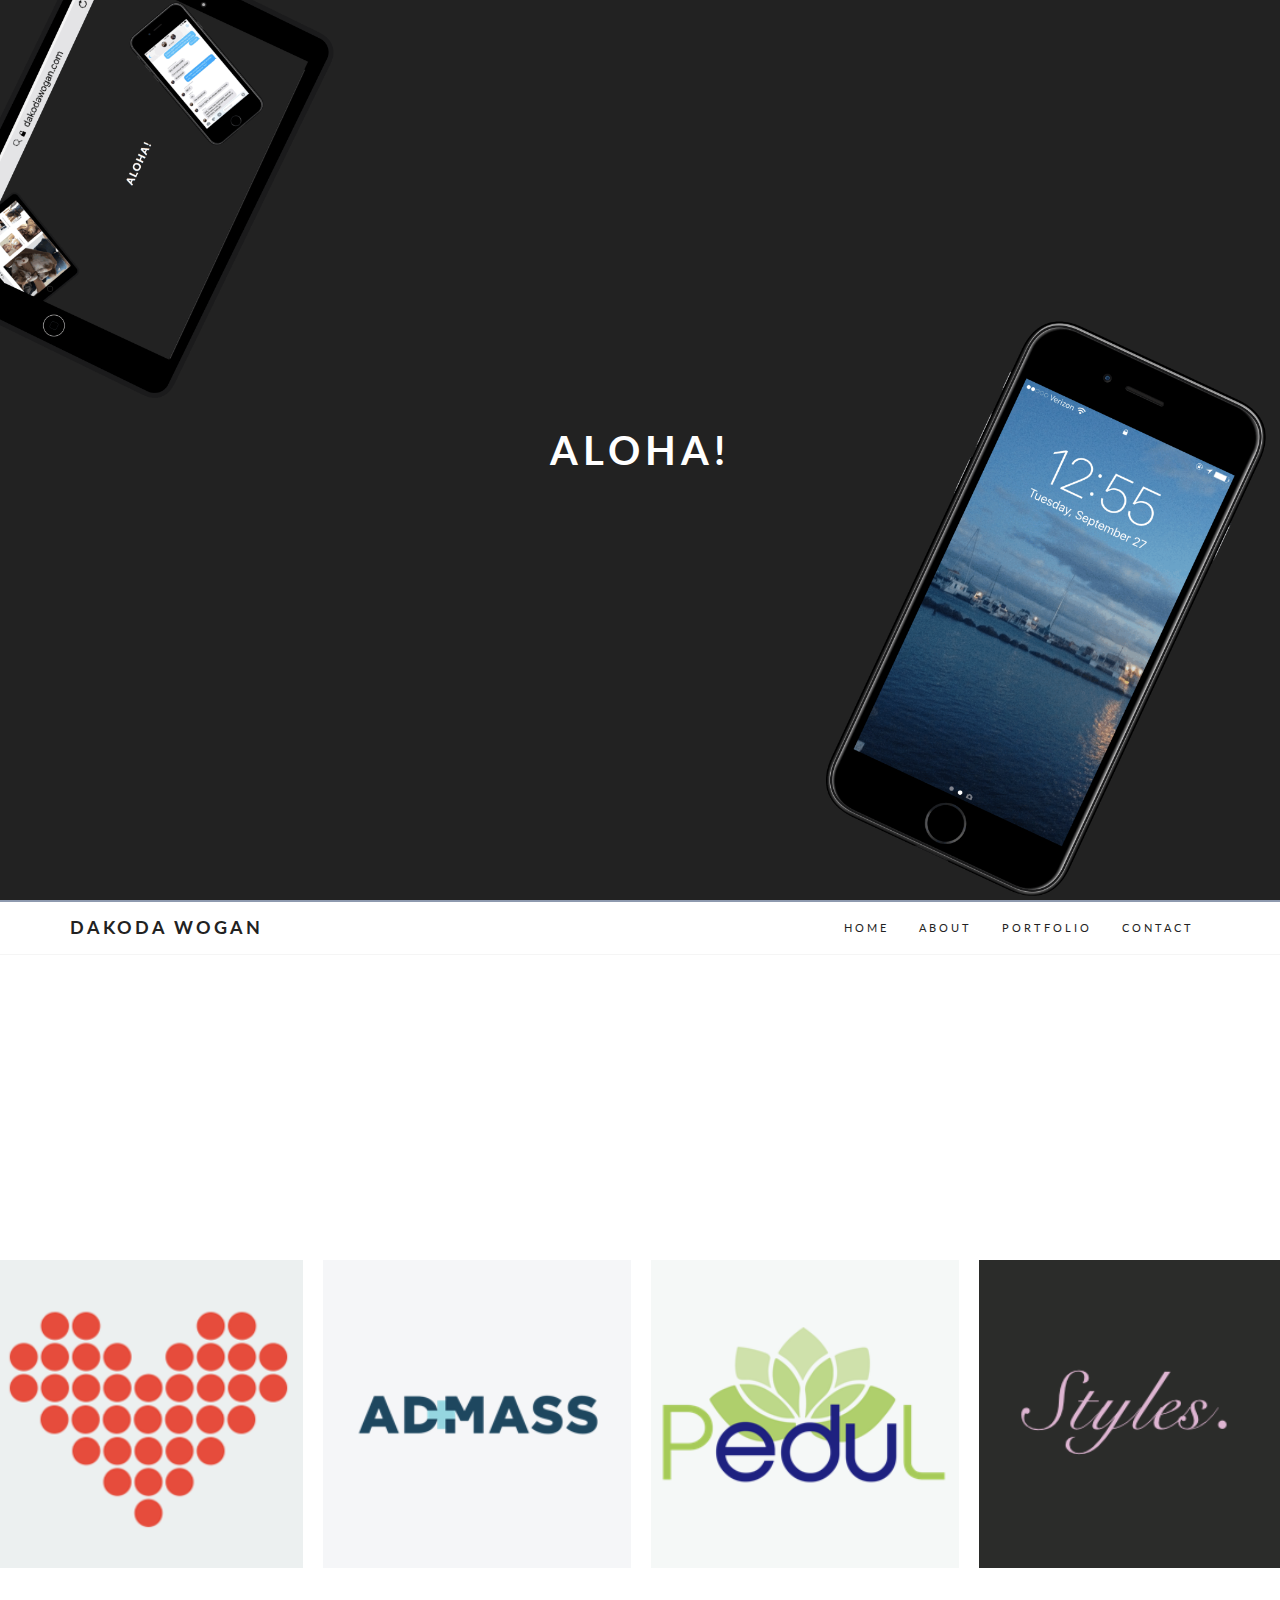
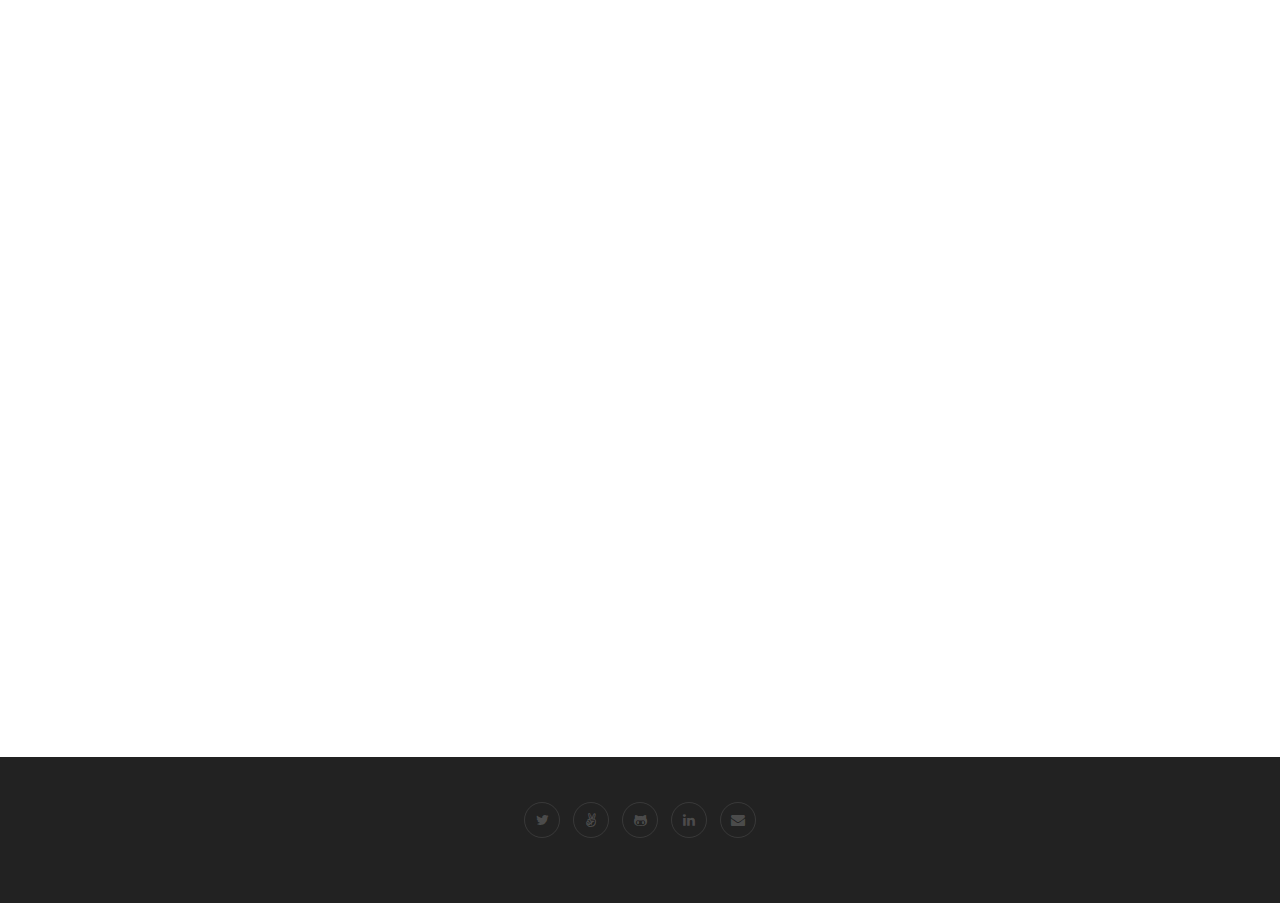
<file: index.html>
<!DOCTYPE html>
<html lang="en">
<head>
	<meta charset="UTF-8">
	<meta name="viewport" content="width=device-width, initial-scale=1.0">
	<meta name="description" content="">
	<meta name="author" content="">

	<title>Dakoda Wogan</title>

	<!-- CSS -->
	<!-- Bootstrap core CSS -->
	<link href="assets/bootstrap/css/bootstrap.min.css" rel="stylesheet" media="screen">

	<!-- Font Awesome CSS -->
	<link href="assets/css/font-awesome.min.css" rel="stylesheet" media="screen">

    <!-- font awesome icon -->
  <link rel="stylesheet" href="https://maxcdn.bootstrapcdn.com/font-awesome/4.4.0/css/font-awesome.min.css">

	<!-- Magnific-popup lightbox -->
	<link href="assets/css/magnific-popup.css" rel="stylesheet">

	<!-- Owl Carousel -->
	<link href="assets/css/owl.theme.css" rel="stylesheet">
	<link href="assets/css/owl.carousel.css" rel="stylesheet">

	<!-- Animate css -->
	<link href="assets/css/animate.css" rel="stylesheet">

	<!-- Custom styles CSS -->
	<link href="assets/css/style.css" rel="stylesheet" media="screen">
</head>
<body>

<!-- start -->

  <section id="home" class="module-image js-height-full">
    <div class="intro">
      <p class="aloha">aloha!</p>
    </div>
  </section>

  <!-- nav -->

  <header class="header">

    <nav class="navbar navbar-custom" role="navigation">
      <div class="container">
        <div class="navbar-header">
          <a class="navbar-brand" href="#">Dakoda Wogan</a>
        </div>

        <div>
          <ul class="nav navbar-nav navbar-right">
            <li><a href="index.html#home">Home </a></li>
            <li><a href="about.html">About</a></li>
            <li><a href="index.html#portfolio">Portfolio</a></li>
            <li><a href="index.html#contact">Contact</a></li>
          </ul>
        </div>
      </div>

    </nav>

  </header>

  <!-- nav end -->

  <!-- portie start -->

  <section id="portfolio" class="module no-padding">
    <div class="container">
      <div class="row">

        <div class="col-sm-6 col-sm-offset-3">

          <div class="module-header wow fadeInUp">
            <h2 class="module-title">I am Dakoda</h2>
            <div class="module-subtitle">
              Here's some past work, passion projects, and things that look pretty.
            </div>
            <div class="module-line"></div>
          </div>

        </div>

      </div>
    </div>

    <div class="row">

    <ul class="portfolio-items-container">

      <li class="portfolio-item">
        <figure>
          <img class="portfolio-item" src="assets/images/work/aplointro.png">
          <a class="portfolio-item-link" href="aplo.html">Aplo</a>
          <figcaption>
            <div class="caption-inner">
              <h3 class="portfolio-item-title">Aplo</h3>
            </div>
          </figcaption>
        </figure>
      </li>

<!--       <li class="portfolio-item">
        <figure>
          <img class="portfolio-item" src="assets/images/work/meteorintro.png">
          <a class="portfolio-item-link" href="meteor.html">Meteor</a>
          <figcaption>
            <div class="caption-inner">
              <h3 class="portfolio-item-title">Meteor Meet Up</h3>
            </div>
          </figcaption>
        </figure>
      </li> -->

      <li class="portfolio-item">
        <figure>
        <img class="portfolio-item" src="assets/images/work/admassintro.png">
          <a class="portfolio-item-link" href="admass.html">AdMass</a>
          <figcaption>
            <div class="caption-inner">
              <h3 class="portfolio-item-title">AdMass</h3>
            </div>
          </figcaption>
        </figure>
      </li>

      <li class="portfolio-item">
        <figure>
          <img class="portfolio-item" src="assets/images/work/pedulintro.png">
          <a class="portfolio-item-link" href="pedul.html">Pedul</a>
          <figcaption>
            <div class="caption-inner">
              <h3 class="portfolio-item-title">Pedul</h3>
            </div>
          </figcaption>
        </figure>
      </li>

      <li class="portfolio-item">
        <figure>
          <img class="portfolio-item" src="assets/images/work/stylesintro.png">
          <a class="portfolio-item-link" href="styles.html">Styles.</a>
          <figcaption>
            <div class="caption-inner">
              <h3 class="portfolio-item-title">Styles.</h3>
            </div>
          </figcaption>
        </figure>
      </li>

<!--       <li class="portfolio-item">
        <figure>
          <img class="portfolio-item" src="assets/images/work/tkintro.png">
          <a class="portfolio-item-link" href="tk.html">Team Kismet</a>
          <figcaption>
            <div class="caption-inner">
              <h3 class="portfolio-item-title">Team Kismet</h3>
            </div>
          </figcaption>
        </figure>
      </li> -->

    </ul>

    </div>


  </section>

  <!-- portie end -->


  <!-- music -->

  <section id="music" class="module module-white">
    <div class="container">
      <div class="row">

        <div class="col-sm-6 col-sm-offset-3">

          <div class="module-header wow fadeInUp">
            <h2 class="module-title">tunes</h2>
            <div class="module-subtitle">
              Music I listen to while working.
            </div>
            <div class="module-line"></div>
          </div>

        </div>

      </div>

      <div class="row">

        <div class="col-sm-4"></div>

        <div class="col-sm-4 spotify">
          <iframe src="https://embed.spotify.com/?uri=spotify%3Auser%3Ad.dakoda%3Aplaylist%3A3gHegLgbCev5hESuGa57am" width="300" height="380" frameborder="0" allowtransparency="true"></iframe>
        </div>

        <div class="col-sm-4"></div>

      </div>

    </div>
  </section>

  <!-- about end -->

  <!-- footer -->

  <footer id="footer">
    <div class="container">
      <div class="row">
        <div class="col-sm-12">
          <ul class="contact-links">
            <li><a href="https://twitter.com/ddakoda" target="_blank"><i class="fa fa-twitter"></i></a></li>
            <li><a href="https://angel.co/dakoda-wogan" target="_blank"><i class="fa fa-angellist"></i></a></li>
            <li><a href="https://github.com/ddakoda" target="_blank"><i class="fa fa-github-alt"></i></a></li>
            <li><a href="https://www.linkedin.com/pub/dakoda-wogan/97/995/422" target="_blank"><i class="fa fa-linkedin"></i></a></li>
            <!-- <li><a href="http://teamkismet.com/" target="_blank"><i class="fa fa-rss"></i></a></li> -->
            <li><a href="mailto:dakodawogan@gmail.com"><i class="fa fa-envelope"></i></a></li>
          </ul>
        </div>
      </div>
    </div>
  </footer>

  <!-- footer end -->


	<!-- Javascript files -->

	<script src="assets/js/jquery-1.11.1.min.js"></script>
	<script src="assets/bootstrap/js/bootstrap.min.js"></script>
	<script src="assets/js/jquery.magnific-popup.min.js"></script>
	<script src="assets/js/jquery.parallax-1.1.3.js"></script>
	<script src="assets/js/imagesloaded.pkgd.js"></script>
	<script src="assets/js/jquery.shuffle.min.js"></script>
	<script src="assets/js/twitterFetcher.js"></script>
	<script src="assets/js/owl.carousel.min.js"></script>
	<script src="assets/js/jquery.fitvids.js"></script>
	<script src="assets/js/jquery.sticky.js"></script>
	<script src="assets/js/smoothscroll.js"></script>
	<script src="assets/js/wow.min.js"></script>

	<!-- Custom scripts -->
	<script src="assets/js/custom.js"></script>
	<script src="assets/js/custom-shuffle-init.js"></script>

</body>
</html>
</file>
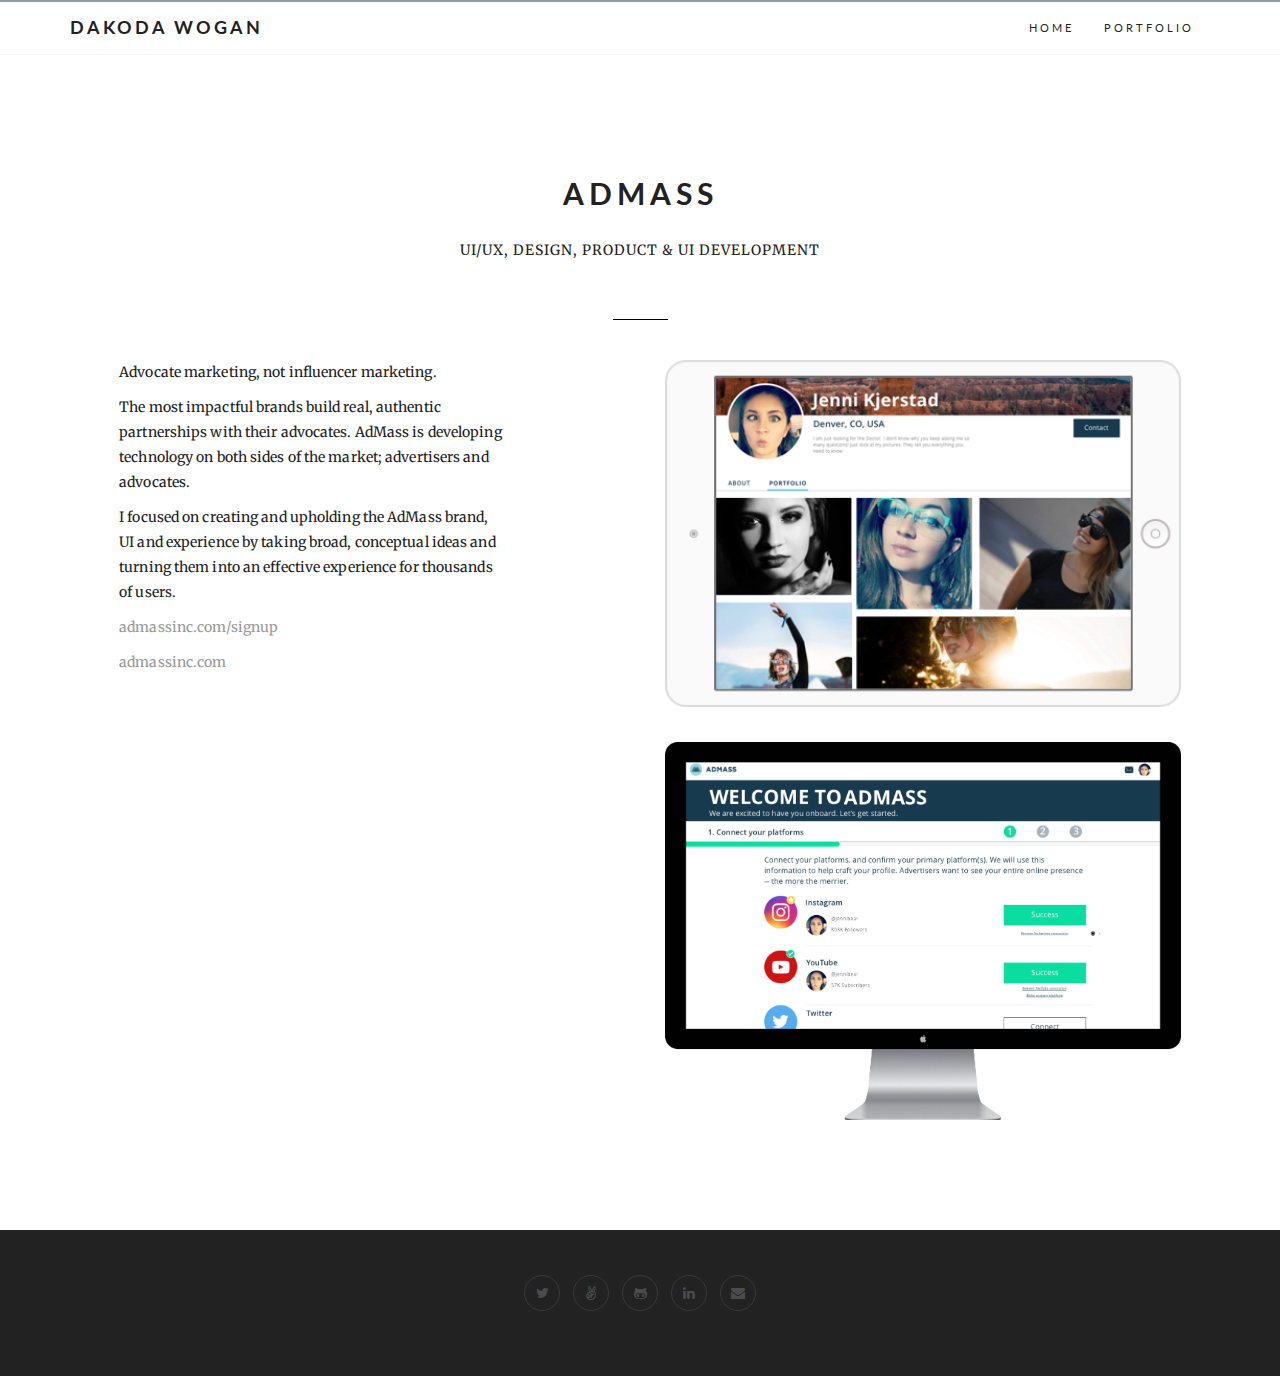
<file: admass.html>
<!DOCTYPE html>
<html lang="en">
<head>
  <meta charset="UTF-8">
  <meta name="viewport" content="width=device-width, initial-scale=1.0">

  <title>Dakoda Wogan</title>

  <!-- CSS -->
  <!-- bootstrap -->
  <link href="assets/bootstrap/css/bootstrap.min.css" rel="stylesheet" media="screen">

  <!-- font awesome -->
  <link href="assets/css/font-awesome.min.css" rel="stylesheet" media="screen">

  <!-- font awesome icon -->
  <link rel="stylesheet" href="https://maxcdn.bootstrapcdn.com/font-awesome/4.4.0/css/font-awesome.min.css">

  <!-- animate css -->
  <link href="assets/css/animate.css" rel="stylesheet">

  <!-- styles -->
  <link href="assets/css/style.css" rel="stylesheet" media="screen">
</head>
<body>
  <!-- nav -->

  <header class="header">

    <nav class="navbar navbar-custom" role="navigation">
      <div class="container">
        <div class="navbar-header">
          <a class="navbar-brand" href="#">Dakoda Wogan</a>
        </div>

        <div>
          <ul class="nav navbar-nav navbar-right">
            <li><a href="index.html#home">Home </a></li>
            <li><a href="index.html#portfolio">Portfolio</a></li>
          </ul>
        </div>
      </div>

    </nav>

  </header>

  <!-- nav end -->

  <!-- about -->

  <section id="work-pages" class="module module-white">
    <div class="container">
      <div class="row">

        <div class="col-sm-6 col-sm-offset-3">

          <div class="module-header wow fadeInUp">
            <h2 class="module-title">AdMass</h2>
              <h3 class="module-subtitle">UI/UX, Design, Product &amp; UI Development</h3>

          </div>
            <div class="module-line"></div>
          </div>

        </div>

      </div>

        <div class="row">

          <div class="col-sm-4 col-sm-offset-1">

            <div class="details-text">
            <div class="details-desc">
              <p>Advocate marketing, not influencer marketing.</p>
              <p>The most impactful brands build real, authentic partnerships with their advocates. AdMass is developing technology on both sides of the market; advertisers and advocates.</p>
              <p>I focused on creating and upholding the AdMass brand, UI and experience by taking broad, conceptual ideas and turning them into an effective experience for thousands of users.</p>
              <p><a href="https://advocate.admassinc.com/signup" target="_blank" class="page-links-admass">admassinc.com/signup</a></p>
              <p><a href="http://www.admassinc.com/" target="_blank" class="page-links-admass">admassinc.com</a></p>
            </div>
          </div>

          </div>

          <div class="col-sm-5 col-sm-offset-1">
            <img class="work-image" src="assets/images/pages/admassipad.png"></img><br />
            <img class="work-image" src="assets/images/pages/admass.png"></img>
          </div>


      </div>
      </div>

    </section>

  <!-- about end -->

  <!-- footer -->

  <footer id="footer">
    <div class="container">
      <div class="row">
        <div class="col-sm-12">
          <ul class="contact-links">
            <li><a href="https://twitter.com/ddakoda" target="_blank"><i class="fa fa-twitter"></i></a></li>
            <li><a href="https://angel.co/dakoda-wogan" target="_blank"><i class="fa fa-angellist"></i></a></li>
            <li><a href="https://github.com/ddakoda" target="_blank"><i class="fa fa-github-alt"></i></a></li>
            <li><a href="https://www.linkedin.com/pub/dakoda-wogan/97/995/422" target="_blank"><i class="fa fa-linkedin"></i></a></li>
            <!-- <li><a href="http://teamkismet.com/" target="_blank"><i class="fa fa-rss"></i></a></li> -->
            <li><a href="mailto:dakodawogan@gmail.com"><i class="fa fa-envelope"></i></a></li>
          </ul>
        </div>
      </div>
    </div>
  </footer>

  <!-- footer end -->

  <!-- js -->

  <script src="assets/js/jquery-1.11.1.min.js"></script>
  <script src="assets/js/jquery.sticky.js"></script>
  <script src="assets/js/smoothscroll.js"></script>
  <script src="assets/js/wow.min.js"></script>
  <script src="assets/js/jquery.parallax-1.1.3.js"></script>
  <script src="assets/js/imagesloaded.pkgd.js"></script>

  <script src="assets/bootstrap/js/bootstrap.min.js"></script>

  <!-- scripts -->
  <script src="assets/js/custom.js"></script>


</body>
</html>
</file>
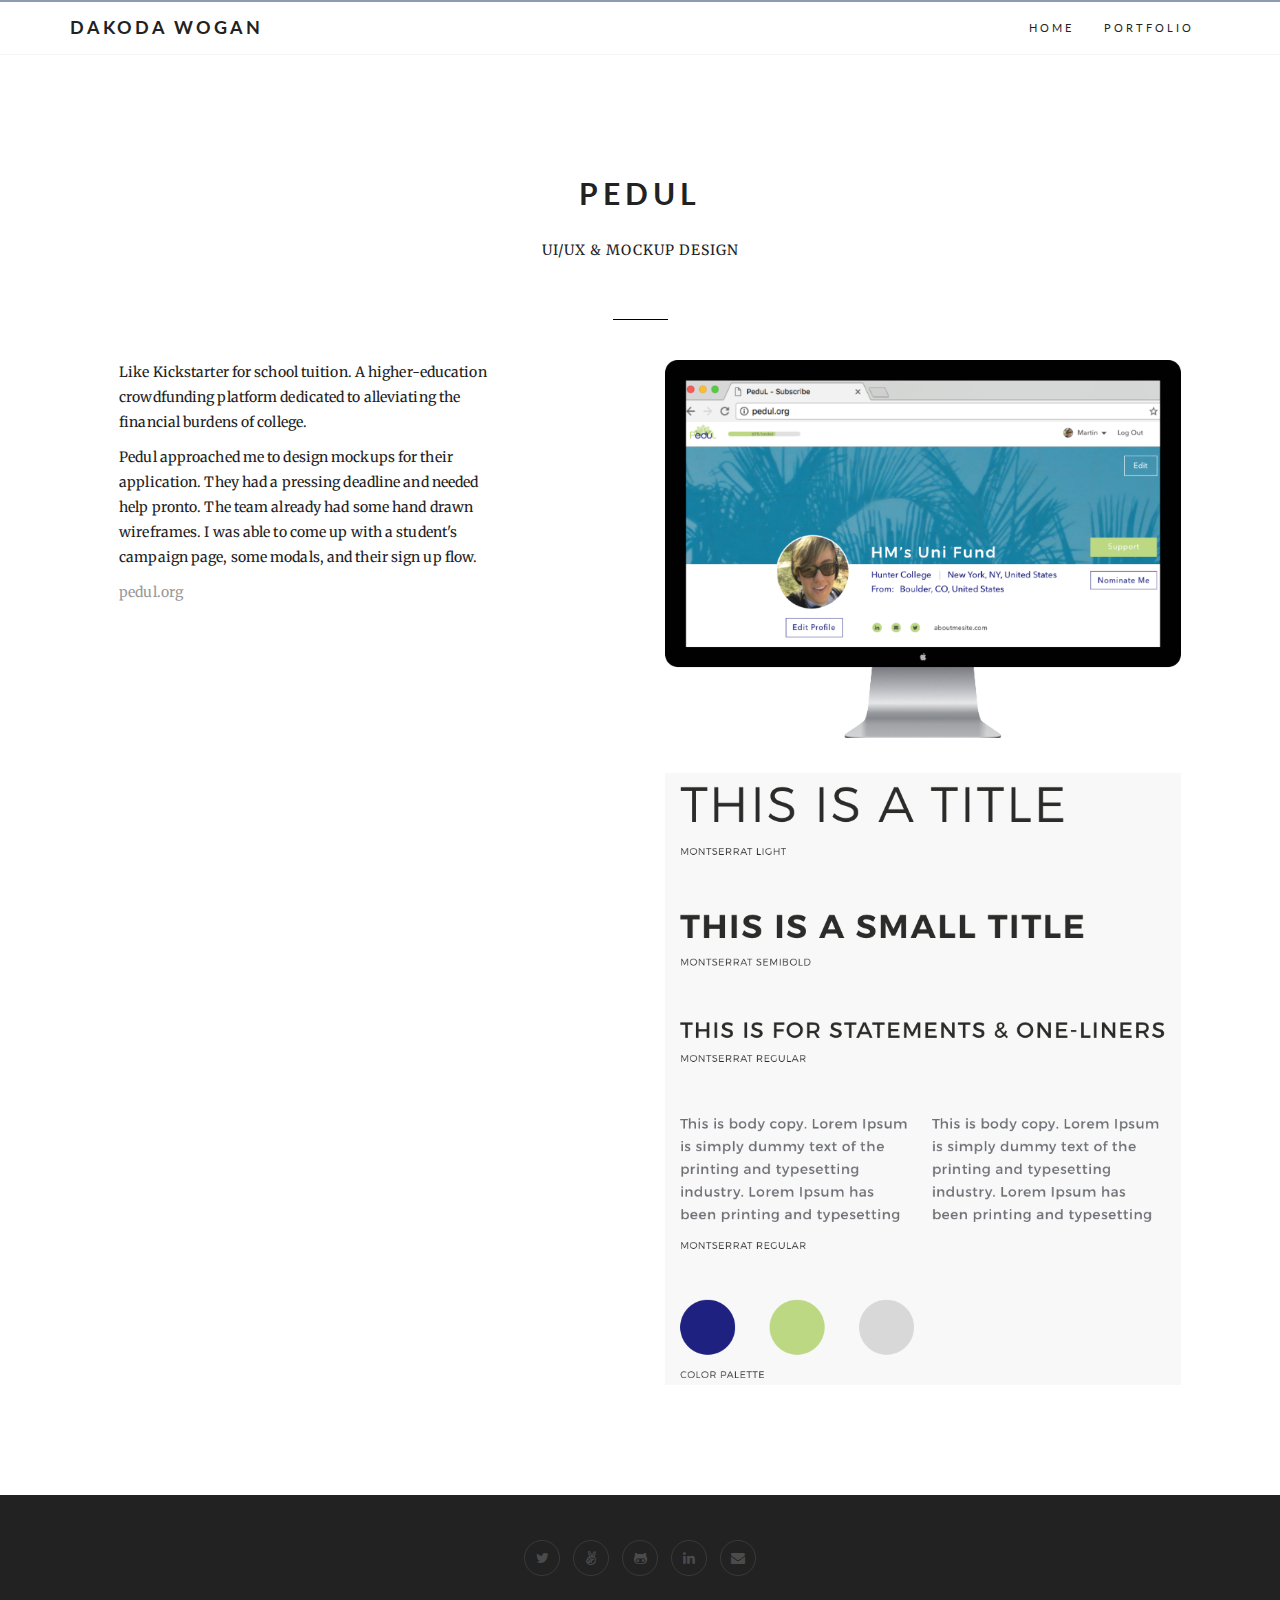
<file: pedul.html>
<!DOCTYPE html>
<html lang="en">
<head>
  <meta charset="UTF-8">
  <meta name="viewport" content="width=device-width, initial-scale=1.0">

  <title>Dakoda Wogan</title>

  <!-- CSS -->
  <!-- bootstrap -->
  <link href="assets/bootstrap/css/bootstrap.min.css" rel="stylesheet" media="screen">

  <!-- font awesome -->
  <link href="assets/css/font-awesome.min.css" rel="stylesheet" media="screen">

  <!-- font awesome icon -->
  <link rel="stylesheet" href="https://maxcdn.bootstrapcdn.com/font-awesome/4.4.0/css/font-awesome.min.css">

  <!-- animate css -->
  <link href="assets/css/animate.css" rel="stylesheet">

  <!-- styles -->
  <link href="assets/css/style.css" rel="stylesheet" media="screen">
</head>
<body>
  <!-- nav -->

  <header class="header">

    <nav class="navbar navbar-custom" role="navigation">
      <div class="container">
        <div class="navbar-header">
          <a class="navbar-brand" href="#">Dakoda Wogan</a>
        </div>

        <div>
          <ul class="nav navbar-nav navbar-right">
            <li><a href="index.html#home">Home </a></li>
            <li><a href="index.html#portfolio">Portfolio</a></li>
          </ul>
        </div>
      </div>

    </nav>

  </header>

  <!-- nav end -->

  <!-- about -->

  <section id="work-pages" class="module module-white">
    <div class="container">
      <div class="row">

        <div class="col-sm-6 col-sm-offset-3">

          <div class="module-header wow fadeInUp">
            <h2 class="module-title">Pedul</h2>
              <h3 class="module-subtitle">UI/UX &amp; Mockup Design</h3>

          </div>
            <div class="module-line"></div>
          </div>

        </div>

      </div>

        <div class="row">

          <div class="col-sm-4 col-sm-offset-1">

            <div class="details-text">
            <div class="details-desc">
              <p>Like Kickstarter for school tuition. A higher-education crowdfunding platform dedicated to alleviating the financial burdens of college.</p>
              <p>Pedul approached me to design mockups for their application. They had a pressing deadline and needed help pronto. The team already had some hand drawn wireframes. I was able to come up with a student's campaign page, some modals, and their sign up flow.</p>
              <a href="https://pedul.org" target="_blank" class="page-links">pedul.org</a>
            </div>
          </div>

          </div>

          <div class="col-sm-5 col-sm-offset-1">
            <img class="work-image" src="assets/images/pages/pedulscreen.png"></img><br />
            <img class="work-image" src="assets/images/pages/pedulstyles.png"></img>
          </div>


      </div>
      </div>

    </section>

  <!-- about end -->

  <!-- footer -->

  <footer id="footer">
    <div class="container">
      <div class="row">
        <div class="col-sm-12">
          <ul class="contact-links">
            <li><a href="https://twitter.com/ddakoda" target="_blank"><i class="fa fa-twitter"></i></a></li>
            <li><a href="https://angel.co/dakoda-wogan" target="_blank"><i class="fa fa-angellist"></i></a></li>
            <li><a href="https://github.com/ddakoda" target="_blank"><i class="fa fa-github-alt"></i></a></li>
            <li><a href="https://www.linkedin.com/pub/dakoda-wogan/97/995/422" target="_blank"><i class="fa fa-linkedin"></i></a></li>
            <!-- <li><a href="http://teamkismet.com/" target="_blank"><i class="fa fa-rss"></i></a></li> -->
            <li><a href="mailto:dakodawogan@gmail.com"><i class="fa fa-envelope"></i></a></li>
          </ul>
        </div>
      </div>
    </div>
  </footer>

  <!-- footer end -->

  <!-- js -->

  <script src="assets/js/jquery-1.11.1.min.js"></script>
  <script src="assets/js/jquery.sticky.js"></script>
  <script src="assets/js/smoothscroll.js"></script>
  <script src="assets/js/wow.min.js"></script>
  <script src="assets/js/jquery.parallax-1.1.3.js"></script>
  <script src="assets/js/imagesloaded.pkgd.js"></script>

  <script src="assets/bootstrap/js/bootstrap.min.js"></script>

  <!-- scripts -->
  <script src="assets/js/custom.js"></script>


</body>
</html>
</file>
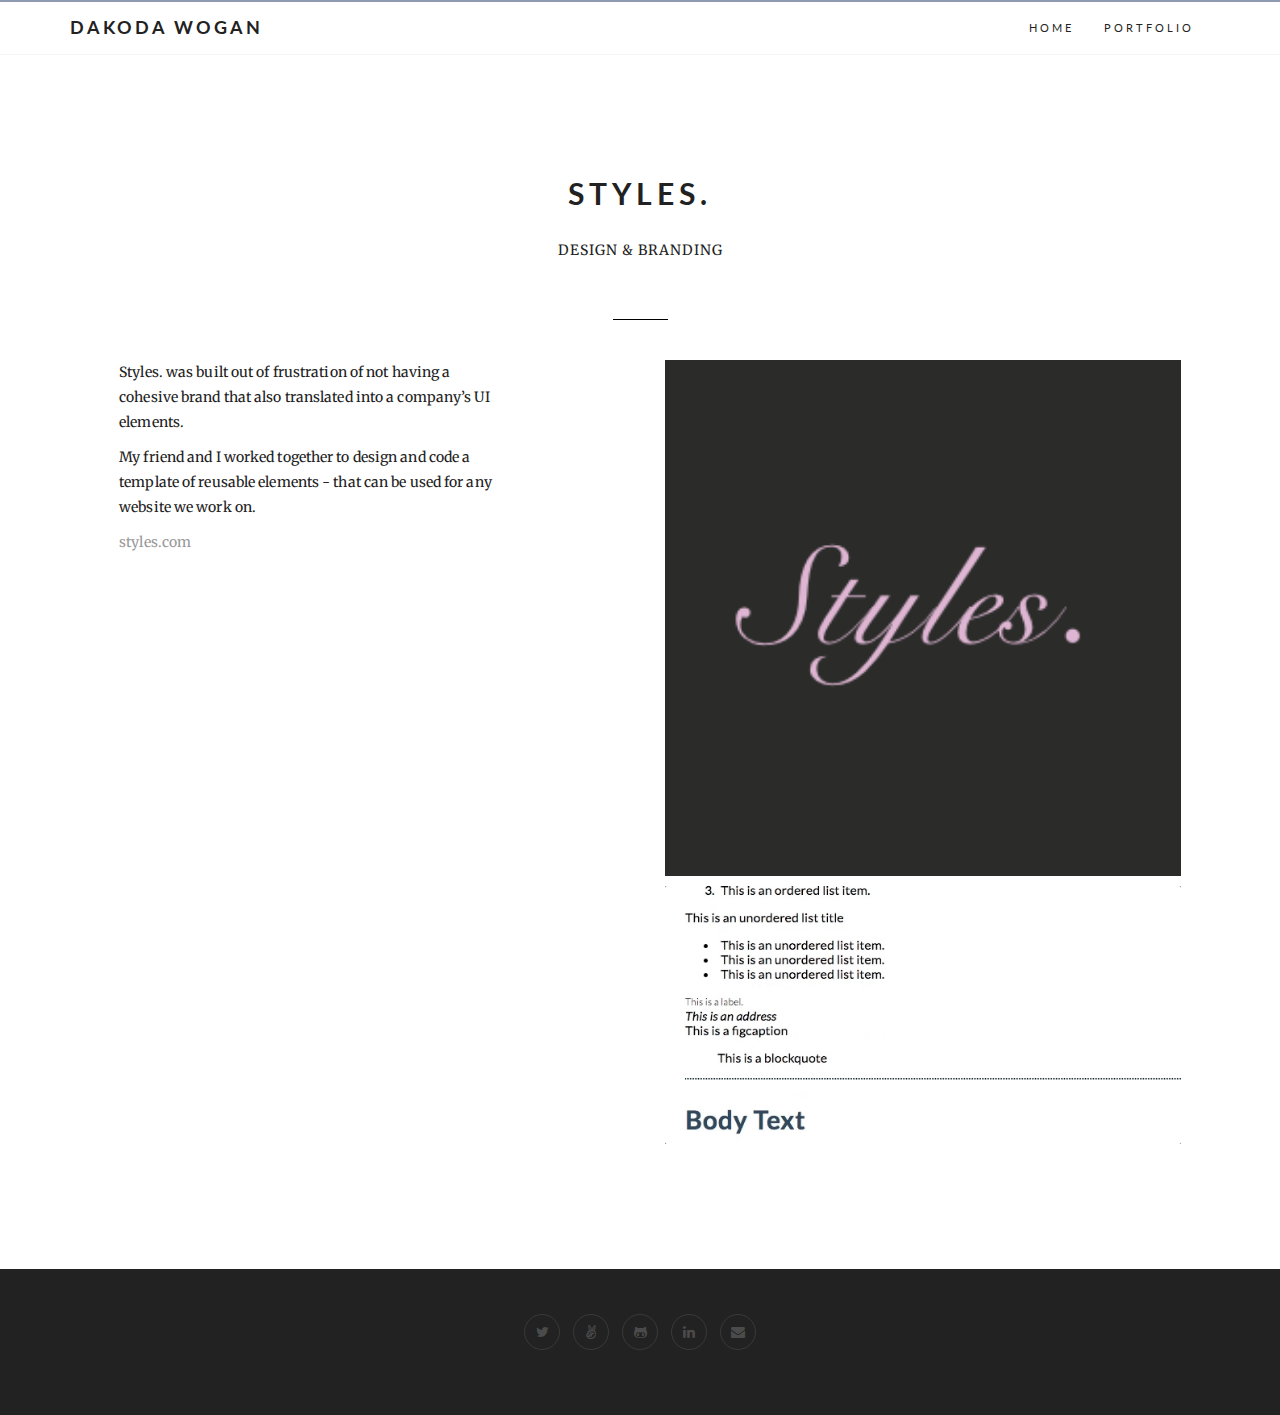
<file: styles.html>
<!DOCTYPE html>
<html lang="en">
<head>
  <meta charset="UTF-8">
  <meta name="viewport" content="width=device-width, initial-scale=1.0">

  <title>Dakoda Wogan</title>

  <!-- CSS -->
  <!-- bootstrap -->
  <link href="assets/bootstrap/css/bootstrap.min.css" rel="stylesheet" media="screen">

  <!-- font awesome -->
  <link href="assets/css/font-awesome.min.css" rel="stylesheet" media="screen">

  <!-- font awesome icon -->
  <link rel="stylesheet" href="https://maxcdn.bootstrapcdn.com/font-awesome/4.4.0/css/font-awesome.min.css">

  <!-- animate css -->
  <link href="assets/css/animate.css" rel="stylesheet">

  <!-- styles -->
  <link href="assets/css/style.css" rel="stylesheet" media="screen">
</head>
<body>
  <!-- nav -->

  <header class="header">

    <nav class="navbar navbar-custom" role="navigation">
      <div class="container">
        <div class="navbar-header">
          <a class="navbar-brand" href="#">Dakoda Wogan</a>
        </div>

        <div>
          <ul class="nav navbar-nav navbar-right">
            <li><a href="index.html#home">Home</a></li>
            <li><a href="index.html#portfolio">Portfolio</a></li>
          </ul>
        </div>
      </div>

    </nav>

  </header>

  <!-- nav end -->

  <!-- about -->

  <section id="work-pages" class="module module-white">
    <div class="container">
      <div class="row">

        <div class="col-sm-6 col-sm-offset-3">

          <div class="module-header wow fadeInUp">
            <h2 class="module-title">Styles.</h2>
              <h3 class="module-subtitle">Design &amp; Branding</h3>

          </div>
            <div class="module-line"></div>
          </div>

        </div>

      </div>

        <div class="row">

          <div class="col-sm-4 col-sm-offset-1">

            <div class="details-text">
            <div class="details-desc">
              <p>Styles. was built out of frustration of not having a cohesive brand that also translated into a company’s UI elements.</p>
              <p>My friend and I worked together to design and code a template of reusable elements - that can be used for any website we work on.</p>
              <p><a href="https://style-guide-base.herokuapp.com/" target="_blank" class="page-links-admass">styles.com</a></p>
            </div>
          </div>

          </div>

          <div class="col-sm-5 col-sm-offset-1">
            <img class="work-image" src="assets/images/work/stylesintro.png"></img>
            <img class="work-image" src="assets/images/pages/styles.gif"></img><br />
          </div>


      </div>
      </div>

    </section>

  <!-- about end -->

  <!-- footer -->

  <footer id="footer">
    <div class="container">
      <div class="row">
        <div class="col-sm-12">
          <ul class="contact-links">
            <li><a href="https://twitter.com/ddakoda" target="_blank"><i class="fa fa-twitter"></i></a></li>
            <li><a href="https://angel.co/dakoda-wogan" target="_blank"><i class="fa fa-angellist"></i></a></li>
            <li><a href="https://github.com/ddakoda" target="_blank"><i class="fa fa-github-alt"></i></a></li>
            <li><a href="https://www.linkedin.com/pub/dakoda-wogan/97/995/422" target="_blank"><i class="fa fa-linkedin"></i></a></li>
            <!-- <li><a href="http://teamkismet.com/" target="_blank"><i class="fa fa-rss"></i></a></li> -->
            <li><a href="mailto:dakodawogan@gmail.com"><i class="fa fa-envelope"></i></a></li>
          </ul>
        </div>
      </div>
    </div>
  </footer>

  <!-- footer end -->

  <!-- js -->

  <script src="assets/js/jquery-1.11.1.min.js"></script>
  <script src="assets/js/jquery.sticky.js"></script>
  <script src="assets/js/smoothscroll.js"></script>
  <script src="assets/js/wow.min.js"></script>
  <script src="assets/js/jquery.parallax-1.1.3.js"></script>
  <script src="assets/js/imagesloaded.pkgd.js"></script>

  <script src="assets/bootstrap/js/bootstrap.min.js"></script>

  <!-- scripts -->
  <script src="assets/js/custom.js"></script>


</body>
</html>
</file>
<file: assets/css/style.css>
/* ---------------------------------------------- /*
 * start
/* ---------------------------------------------- */

@import url(https://fonts.googleapis.com/css?family=Merriweather:300,400,700,900);
@import url(https://fonts.googleapis.com/css?family=Lato:300,400,700,900);

body {
  font: 400 12px 'Merriweather', serif;
  color: #666;
  overflow-x: hidden;
}

img {
  max-width: 100%;
  height: auto;
}

a {
  color: #49e2d6;
}

a:hover {
  text-decoration: none;
  color: #999;
}

/* ---------------------------------------------- /*
 * trans
/* ---------------------------------------------- */


.navbar a {
  -webkit-transition: all 0.4s ease-in-out 0s;
     -moz-transition: all 0.4s ease-in-out 0s;
    -ms-transition: all 0.4s ease-in-out 0s;
     -o-transition: all 0.4s ease-in-out 0s;
      transition: all 0.4s ease-in-out 0s;
}

.navbar .container-fluid>.navbar-header {
  float: left;
  margin-right: 1px;
}
.navbar .navbar-nav {
  float: left;
  margin: 1px;
}
.nav>li {
  float: left;
}

a {
  -webkit-transition: all 0.125s ease-in-out 0s;
     -moz-transition: all 0.125s ease-in-out 0s;
    -ms-transition: all 0.125s ease-in-out 0s;
     -o-transition: all 0.125s ease-in-out 0s;
      transition: all 0.125s ease-in-out 0s;
}

h1, h2, h3 {
  font: 700 40px/1.2 'Lato', sans-serif;
  text-transform: uppercase;
  letter-spacing: 5px;
  margin: 5px 0 5px;
  color: #222;
}

h2 {
  font-size: 30px;
  margin: 0 0 30px;
}

h3 {
  font-size: 13px;
  letter-spacing: 1px;
  margin: 0 0 5px;
}

/* ---------------------------------------------- /*
 * body
/* ---------------------------------------------- */

.module {
  padding: 120px 0 100px;
}

.module-white {
  background: #fff;
}

.module-image {
  padding: 0;
}

.module-image,
.module-image h1,
.module-image h2,
.module-image h3,
.module-image h4,
.module-image h5,
.module-image h6 {
  color: #fff;
}

.no-padding {
  padding-bottom: 0;
}

.module-header {
  text-align: center;
  margin: 0 0 60px;
}

.module-line {
  width: inherit;
  margin: 30px 0;
}

.module-title {
  letter-spacing: 5px;
}

.module-subtitle {
  font: 400 14px 'Merriweather', serif;
}

.module-line {
  background: #000;
  width: 55px;
  height: 1px;
  margin: 30px auto;
}

/* ---------------------------------------------- /*
 * home
/* ---------------------------------------------- */

#home {
  background: url(../images/intro/hi.gif);
  background-color: #222;
  background-attachment: fixed;
  background-repeat: no-repeat;
  background-position: 50% 50%;
  -webkit-background-size: cover;
     -moz-background-size: cover;
     -o-background-size: cover;
      background-size: cover;
}

.intro {
  position: absolute;
  width: 100%;
  top: 50%;
  left: 0;
  text-align: center;
  -webkit-transform: translate(0%, -50%);
     -moz-transform: translate(0%, -50%);
    -ms-transform: translate(0%, -50%);
     -o-transform: translate(0%, -50%);
      transform: translate(0%, -50%);
}

/* ---------------------------------------------- /*
 * about/cat/work-pages/spotify/details
/* ---------------------------------------------- */

.about, .work-pages{
  background: #fff;
  border-bottom: 1px solid #d4d4d4;
  text-align: center;
  padding: 40px 20px;
  margin: 0 0 20px;
}

.about-desc {
  color: #222;
  letter-spacing: 0.3px;
  line-height: 29px;
  font-size: 14px;
}

.work-desc {
  margin: 0 0 15px;
  color: #222;
  letter-spacing: 0.3px;
  line-height: 29px;
  font-size: 14px;
}

.details-desc {
  color: #222;
  letter-spacing: 0.1px;
  line-height: 25px;
  font-size: 14px;
}

.about-title, .catbox-name {
  margin: 0 0 15px;
  padding: 0;
}

.catbox-text, .work-text {
  padding-left: 55px;
}

.about-text {
  padding-left: 10px;
}

.work-image {
  border-style: 10px solid white;
  margin: 10px 10px;
}

.catbox {
  position: relative;
  margin: 0 0 50px;
}

.catbox-items-container {
  position: relative;
  display: block;
  width: 100%;
  padding: 0;
  margin: 0;
}

.spotify {
  margin-left: 40px;
}

.work-subtitle, .work-desc {
  font: 400 14px 'Merriweather', serif !important;
  letter-spacing: 5px !important;
  text-transform: uppercase !important;
}

.catbox-items-container, .catbox-item {
  display: block;
  list-style: none;
  overflow: hidden;
  width: 25%;
  width: 33.333%;
  padding: 0;
}

.catbox-items-container, .catbox-item, .catbox-image, .work-image, img {
  display: block;
  width: 100%;
  height: auto;
}

.gif {
  display: block;
  width: 100%;
  height: auto;
  padding: 50px;
}

/* ---------------------------------------------- /*
 * portie
/* ---------------------------------------------- */

#filter {
  list-style-type: none;
  text-align: center;
  margin: 0 0 40px 0;
  padding: 0;
}

#filter li {
  background: #f5f5f5;
  display: inline-block;
  font: 400 13px/1.2 'Lato', sans-serif;
  text-transform: uppercase;
  text-decoration: none;
  letter-spacing: 1px;
  padding: 6px 20px;
  margin: 5px;
  color: #222;
  cursor: pointer;
}

#filter li:hover,
#filter li.active {
  background: #222;
  color: #fff;
}

.portfolio-items-container {
  position: relative;
  display: block;
  width: 100%;
  padding: 0;
  margin: 0;
}

.portfolio-item {
  display: block;
  list-style: none;
  overflow: hidden;
  border: solid white 5px;
  width: 25%;
  text-decoration: none;
}

.portfolio-items-container img {
  display: block;
  width: 100%;
  height: auto;
}

.portfolio-items-container .portfolio-item {
-webkit-transition: opacity 0.35s ease 0s, transform 0.35s ease 0s;
-moz-transition: opacity 0.35s ease 0s, transform 0.35s ease 0s;
-ms-transition: opacity 0.35s ease 0s, transform 0.35s ease 0s;
-o-transition: opacity 0.35s ease 0s, transform 0.35s ease 0s;
transition: opacity 0.35s ease 0s, transform 0.35s ease 0s;
}

.portfolio-items-container .portfolio-item figcaption {
  position: absolute;
  top: 8px;
  right: 8px;
  bottom: 8px;
  left: 8px;
  padding: 25px;
  opacity: 0;
  background: rgba(255,255,255,0.8);
  text-align: center;
  -webkit-transform: scale(1.1);
  -moz-transform: scale(1.1);
  -ms-transform: scale(1.1);
  -o-transform: scale(1.1);
  transform: scale(1.1);
}

.portfolio-items-container .portfolio-item a {
  font-size: 0;
  height: 100%;
  left: 0;
  opacity: 0;
  position: absolute;
  text-indent: 200%;
  top: 0;
  width: 100%;
  z-index: 1000;
}

.portfolio-items-container .caption-inner {
  position: absolute;
  left: 0;
  top: 50%;
  width: 100%;
  margin-top: -20px;
}

.caption-inner .portfolio-item-title .portfolio-item-link {
  font-size: 14px;
  font-weight: 400;
}

.caption-inner .portfolio-item-desc {
  font-family: Georgia, "Times New Roman", Times, serif;
  font-style: italic;
  font-size: 13px;
  color: #777;
}

.portfolio-items-container .portfolio-item:hover figcaption {
  opacity: 1;
  -webkit-transform: scale(1);
  -moz-transform: scale(1);
  -ms-transform: scale(1);
  -o-transform: scale(1);
  transform: scale(1);
}

.page-links, .coming-soon {
  color: #999;
  font-size: 14px;
  margin: 10px 10px;
}

.page-links-admass {
  color: #999;
  font-size: 14px;
}

a.page-links:hover, a.page-links-admass:hover {
  color: #49e2d6;
}

p {
  color: #222;
  letter-spacing: 0.1px;
  line-height: 25px;
  font-size: 14px;
  margin: 10px 10px;
}

/* ---------------------------------------------- /*
 * footer
/* ---------------------------------------------- */

#footer {
  background: #222;
  text-align: center;
  padding: 40px 0;
  color: #FFF;
}

.contact-links {
  list-style: none;
  padding: 0;
  margin: 0 0 20px;
}

.contact-links li {
  display: inline-block;
  margin: 5px;
}

.contact-links a {
  width: 36px;
  height: 36px;
  display: block;
  line-height: 35px;
  text-align: center;
  border: 1px solid rgba(255, 255, 255, .1);
  -webkit-border-radius: 50%;
     -moz-border-radius: 50%;
      border-radius: 50%;
  font-size: 14px;
  color: rgba(255, 255, 255, .2);
}

.contact-links a:hover {
  border: 1px solid rgba(255, 255, 255, .5);
  color: rgba(255, 255, 255, .5);
}

/* ---------------------------------------------- /*
 * nav
/* ---------------------------------------------- */

.header {
  border-bottom: 1px solid #f5f5f5;
  position: relative;
  width: 100%;
  z-index: 998;
}

.navbar-custom {
  border: 0;
  border-radius: 0;
  margin: 0;
  text-transform: uppercase;
  font-family: 'Lato', sans-serif;
}

.aloha {
  font: 700 40px/1.2 'Lato', sans-serif;
  text-transform: uppercase;
  letter-spacing: 5px;
  margin: 5px 0 5px;
  color: #fff;
}

}
.navbar-custom,
.navbar-custom {
  background: #fff;
  padding: 0;
}

.navbar-custom .navbar-brand,
.navbar-custom .navbar-nav > li > a,
.navbar-custom .navbar-nav > li > a {
  font-size: 11px;
  letter-spacing: 3px;
  color: #222;
}

.navbar-custom .nav li.active,
.navbar-custom .nav li a:hover,
.navbar-custom .nav li a:focus,
.navbar-custom .navbar-nav > li.active a {
  background: none;
  outline: 0;
  color: #49e2d6;
}

.navbar-custom .navbar-brand {
  font-weight: 700;
  font-size: 18px;
}

.navbar-custom {
  border: 0;
  border-top: 2px solid #8e9aaf;
  border-radius: 0;
}

.navbar-custom > li > a {
  padding: 10px 20px;
}

.navbar-custom .nav .open > a,
.navbar-custom > li > a:hover,
.navbar-custom > li > a:focus {
  background: #000;
}

.navbar-custom {
  background: #fff;
}

/* ---------------------------------------------- /*
 * media
/* ---------------------------------------------- */

@media (max-width: 991px) {

  .portfolio-items-container .portfolio-item {
    width: 50%;
  }

}

@media (max-width: 767px) {

  .portfolio-items-container .portfolio-item {
    width: 100%;
  }

}

@media (max-width: 480px) {

  h1 {
    font-size: 34px;
    letter-spacing: 3px;
  }

  h2 {
   font-size: 24px;
   margin: 0 0 30px;
    letter-spacing: 3px;
  }

}

  .item:hover {
  background: #f0f0f0;
  color: #000;
  }
  .item {
  display: block;
  width: 33%;
  float: left;
  padding: 0;
  border: 1px solid #e5e5e5;
  margin: -1px 0 0 -1px;
  font-size: 13px;
  }.item > span {
  display: inline-block;
  margin-right: 5px;
  min-width: 70px;
  min-height: 70px;
  border-right: 1px solid #f1f1f1;
  line-height: 70px;
  text-align: center;
  font-size: 32px;
  }
  .fa > div {
  padding: 0;
  border: 1px solid #e5e5e5;
  margin: -1px 0 0 -1px;
  font-size: 13px;
  }.fa > div > i {
  display: inline-block;
  margin-right: 5px;
  min-width: 40px;
  min-height: 40px;
  border-right: 1px solid #f1f1f1;
  line-height: 40px;
  text-align: center;
  font-size: 14px;
  }
</file>
